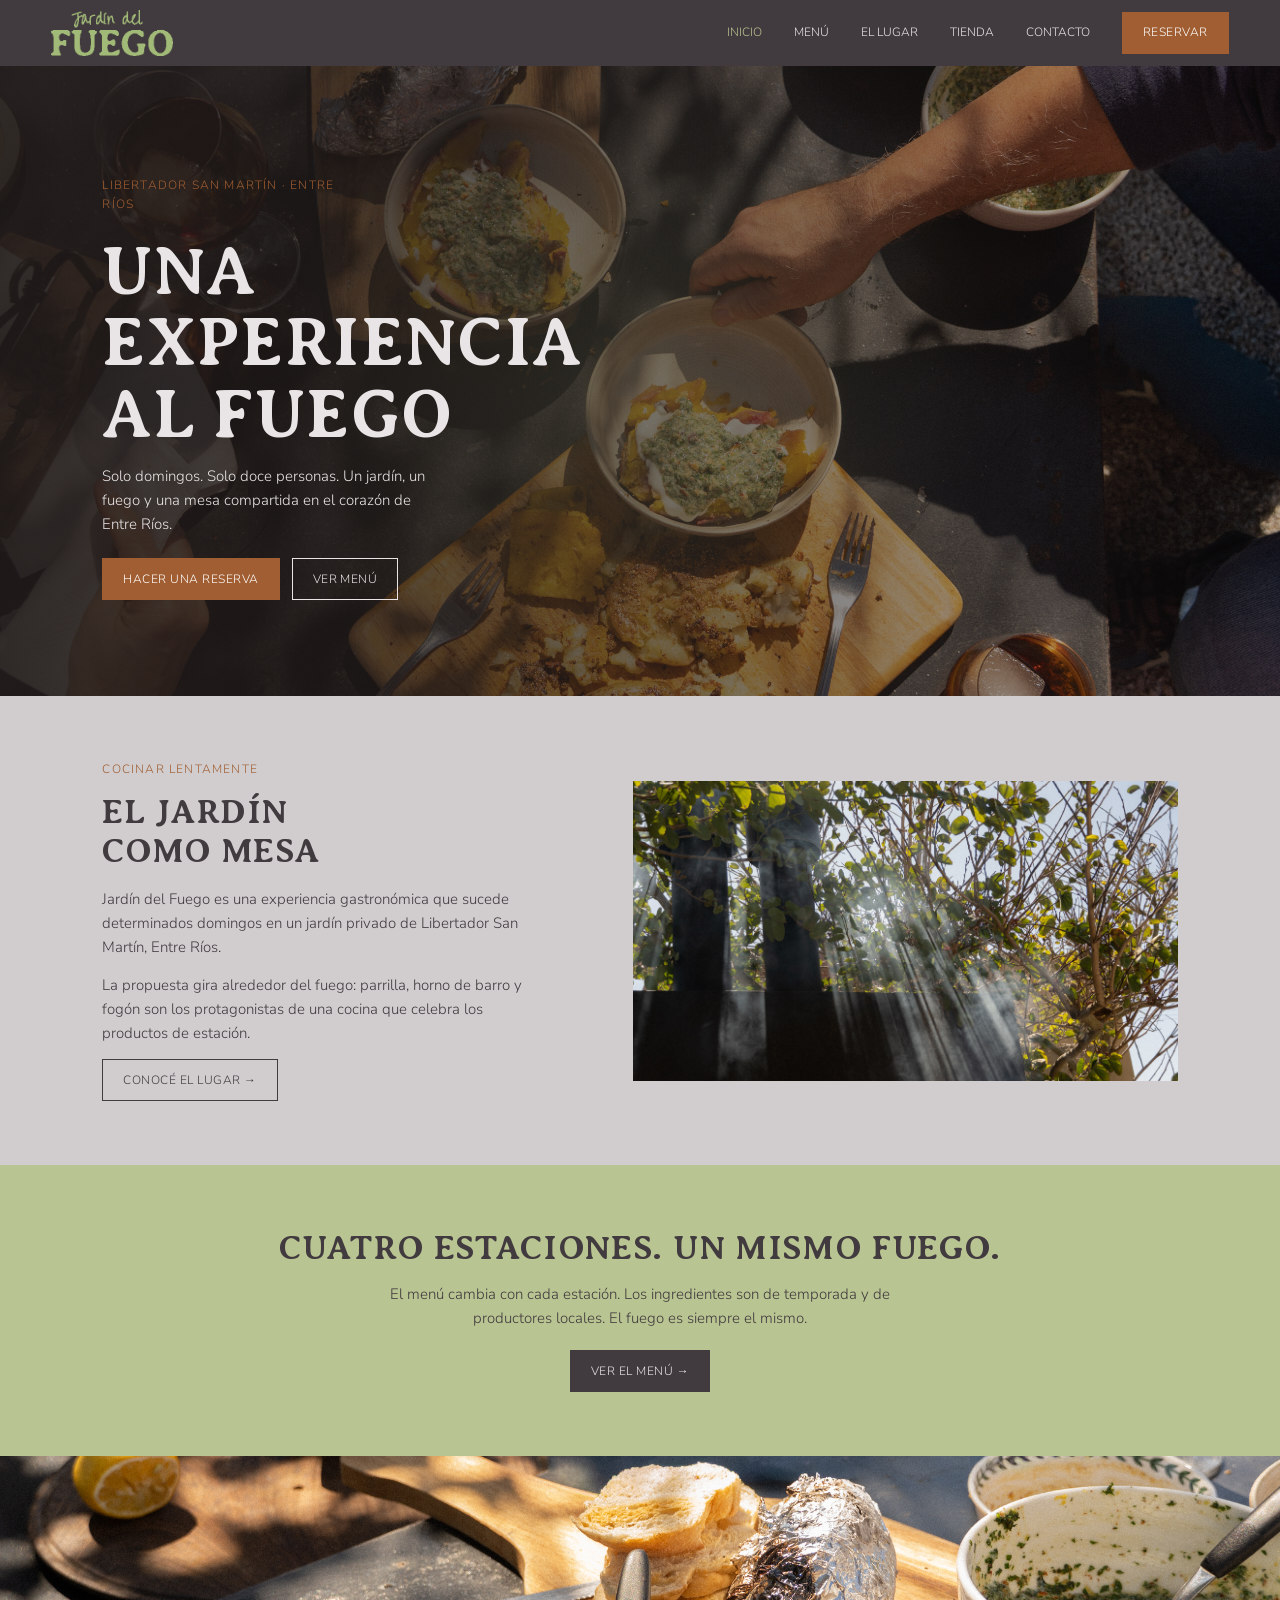
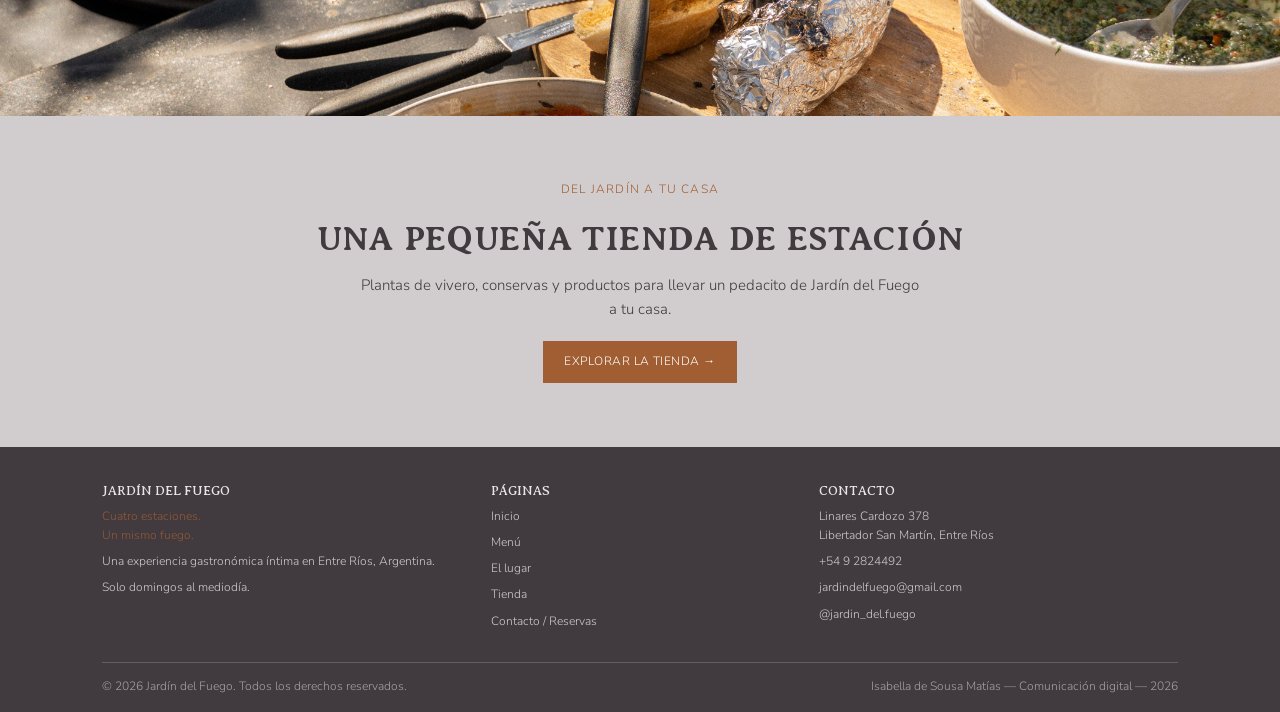
<file: index.html>
<!DOCTYPE html>
<html lang="es">
<head>
<meta charset="utf-8"><meta name="viewport" content="width=device-width, initial-scale=1, viewport-fit=cover">
<meta name="description" content="Jardín del Fuego: cocina de estación, fuego y jardín en Entre Ríos.">
<title>Jardín del Fuego</title>
<link href="https://fonts.googleapis.com/css2?family=Averia+Serif+Libre:wght@400;700&family=Nunito+Sans:wght@300;400;600&display=swap" rel="stylesheet">
<link rel="stylesheet" href="css/styles.css">
</head>
<body>
<header><a href="index.html" class="logo"><img src="logo/Recurso 1.png" alt="Jardín del Fuego"></a>
<button id="burger" aria-label="Abrir menú" aria-expanded="false"><span></span><span></span><span></span></button>
<nav id="nav"><a href="index.html" class="on">Inicio</a><a href="menu.html">Menú</a><a href="lugar.html">El lugar</a><a href="tienda.html">Tienda</a><a href="contacto.html">Contacto</a><a href="contacto.html" class="btn fire">Reservar</a></nav></header>
<main>
<section id="inicio">
<div class="hero" style="background-image:linear-gradient(90deg,rgba(30,25,24,.75),rgba(30,25,24,.12)),url('img/compartir.jpg');background-size:cover;background-position:center">
<video class="smoke-video" autoplay muted loop playsinline aria-hidden="true"><source src="video/humovid.mp4" type="video/mp4"></video>
<div><p class="eyebrow">Libertador San Martín · Entre Ríos</p><h1>Una experiencia al fuego</h1><p>Solo domingos. Solo doce personas. Un jardín, un fuego y una mesa compartida en el corazón de Entre Ríos.</p><div class="btns"><a class="btn fire" href="contacto.html">Hacer una reserva</a><a class="btn" href="menu.html">Ver menú</a></div></div></div>
<div class="light sec"><div class="split"><div><p class="eyebrow">Cocinar lentamente</p><h2>El jardín<br>como mesa</h2><p>Jardín del Fuego es una experiencia gastronómica que sucede determinados domingos en un jardín privado de Libertador San Martín, Entre Ríos.</p><p>La propuesta gira alrededor del fuego: parrilla, horno de barro y fogón son los protagonistas de una cocina que celebra los productos de estación.</p><a class="btn line-d" href="lugar.html">Conocé el lugar →</a></div><div class="ph" role="img" aria-label="luz entre los árboles del jardín" style="background-image:url('img/chimenea.jpg');background-size:cover;background-position:center"></div></div></div>
<div class="green sec center"><h2>Cuatro estaciones. Un mismo fuego.</h2><p>El menú cambia con cada estación. Los ingredientes son de temporada y de productores locales. El fuego es siempre el mismo.</p><a class="btn dark" href="menu.html">Ver el menú →</a></div>
<div class="band" role="img" aria-label="mesa compartida" style="background-image:url('img/sobremesa.jpg');background-size:cover;background-position:center"></div>
<div class="light sec center"><p class="eyebrow">Del jardín a tu casa</p><h2>Una pequeña tienda de estación</h2><p>Plantas de vivero, conservas y productos para llevar un pedacito de Jardín del Fuego a tu casa.</p><a class="btn fire" href="tienda.html">Explorar la tienda →</a></div>
</section></main>
<footer><div class="fgrid"><div><h4>Jardín del Fuego</h4><p class="fire">Cuatro estaciones.<br>Un mismo fuego.</p><p>Una experiencia gastronómica íntima en Entre Ríos, Argentina.</p><p>Solo domingos al mediodía.</p></div><div><h4>Páginas</h4><a href="index.html">Inicio</a><a href="menu.html">Menú</a><a href="lugar.html">El lugar</a><a href="tienda.html">Tienda</a><a href="contacto.html">Contacto / Reservas</a></div><div><h4>Contacto</h4><p>Linares Cardozo 378<br>Libertador San Martín, Entre Ríos</p><p>+54 9 2824492</p><p>jardindelfuego@gmail.com</p><p>@jardin_del.fuego</p></div></div><div class="copy"><span>© 2026 Jardín del Fuego. Todos los derechos reservados.</span><span>Isabella de Sousa Matías — Comunicación digital — 2026</span></div></footer>
<script src="js/main.js"></script></body></html>
</file>
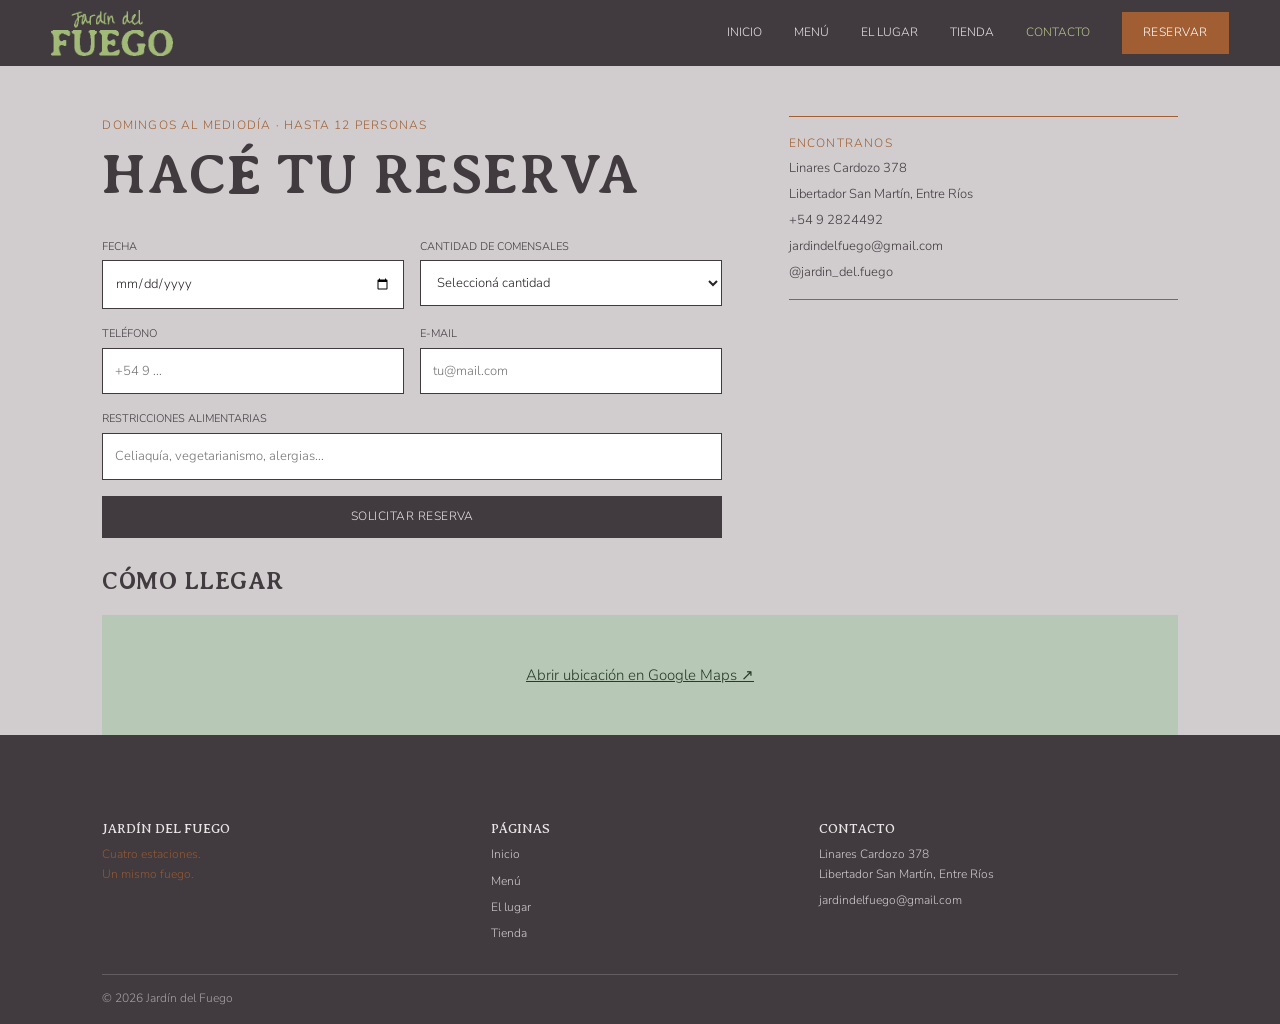
<file: contacto.html>
<!DOCTYPE html><html lang="es"><head><meta charset="utf-8"><meta name="viewport" content="width=device-width, initial-scale=1, viewport-fit=cover"><title>Reservas | Jardín del Fuego</title><link href="https://fonts.googleapis.com/css2?family=Averia+Serif+Libre:wght@400;700&family=Nunito+Sans:wght@300;400;600&display=swap" rel="stylesheet"><link rel="stylesheet" href="css/styles.css"></head><body>
<header><a href="index.html" class="logo"><img src="logo/Recurso 1.png" alt="Jardín del Fuego"></a><button id="burger" aria-label="Abrir menú" aria-expanded="false"><span></span><span></span><span></span></button><nav id="nav"><a href="index.html">Inicio</a><a href="menu.html">Menú</a><a href="lugar.html">El lugar</a><a href="tienda.html">Tienda</a><a href="contacto.html" class="on">Contacto</a><a href="contacto.html" class="btn fire">Reservar</a></nav></header>
<main><section id="contacto" class="light"><div class="res"><div><p class="eyebrow">Domingos al mediodía · Hasta 12 personas</p><h1>Hacé tu reserva</h1><form id="rf"><label>Fecha<input name="fecha" id="booking-date" type="date" required></label><label>Cantidad de comensales<select name="personas" required><option value="">Seleccioná cantidad</option><option>1</option><option>2</option><option>3</option><option>4</option><option>5</option><option>6</option><option>7</option><option>8</option><option>9</option><option>10</option><option>11</option><option>12</option></select></label><label>Teléfono<input name="telefono" type="tel" placeholder="+54 9 ..." required></label><label>E-mail<input name="email" type="email" placeholder="tu@mail.com" required></label><label class="full">Restricciones alimentarias<input name="restricciones" placeholder="Celiaquía, vegetarianismo, alergias..."></label><p id="booking-error" class="form-message full" hidden>Las reservas son únicamente para los domingos. Elegí una fecha válida.</p><button class="btn dark full" type="submit">Solicitar reserva</button><p class="ok full" id="ok" hidden>Se abrirá tu correo para enviar la solicitud. La reserva queda pendiente de confirmación.</p></form></div><div class="find"><p class="eyebrow">Encontranos</p><p>Linares Cardozo 378<br>Libertador San Martín, Entre Ríos</p><p>+54 9 2824492</p><p>jardindelfuego@gmail.com</p><p>@jardin_del.fuego</p></div></div><h2 class="map-title">Cómo llegar</h2><a class="map" href="https://www.google.com/maps/search/?api=1&query=Linares+Cardozo+378+Libertador+San+Mart%C3%ADn+Entre+R%C3%ADos" target="_blank" rel="noopener">Abrir ubicación en Google Maps ↗</a></section></main>
<footer><div class="fgrid"><div><h4>Jardín del Fuego</h4><p class="fire">Cuatro estaciones.<br>Un mismo fuego.</p></div><div><h4>Páginas</h4><a href="index.html">Inicio</a><a href="menu.html">Menú</a><a href="lugar.html">El lugar</a><a href="tienda.html">Tienda</a></div><div><h4>Contacto</h4><p>Linares Cardozo 378<br>Libertador San Martín, Entre Ríos</p><p>jardindelfuego@gmail.com</p></div></div><div class="copy">© 2026 Jardín del Fuego</div></footer><script src="js/main.js"></script></body></html>
</file>
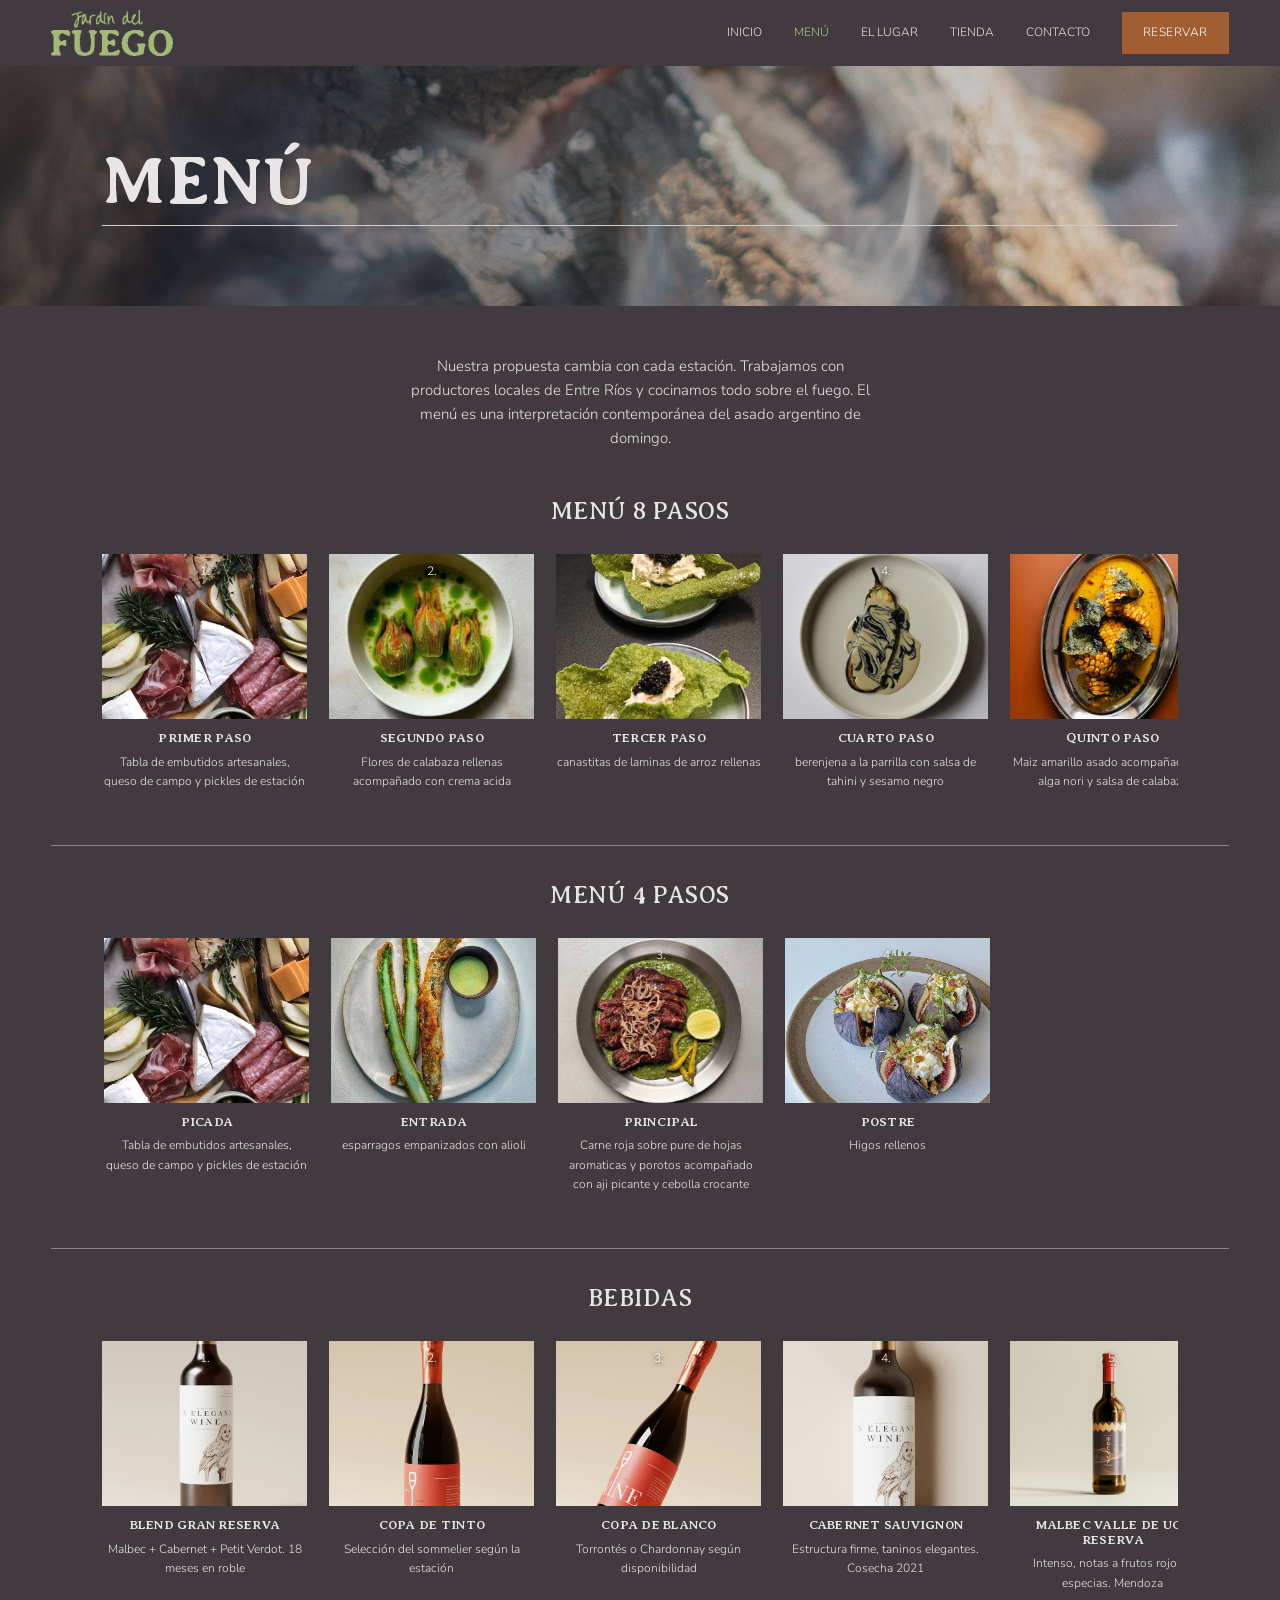
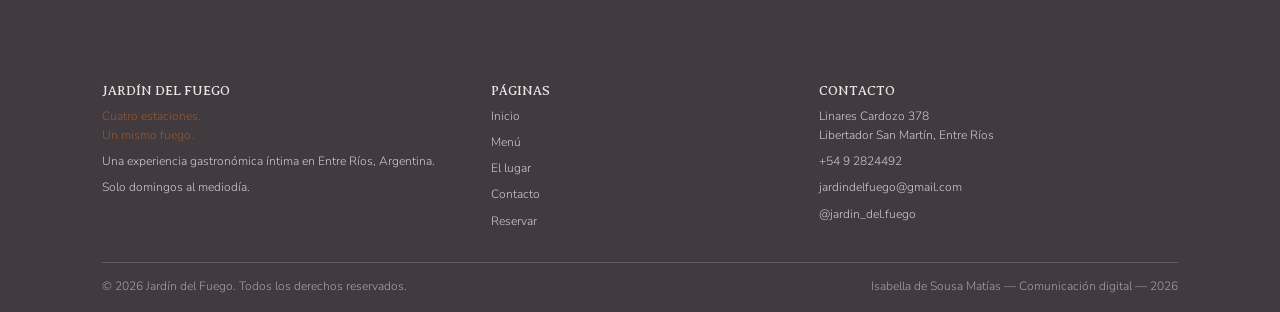
<file: menu.html>
<!DOCTYPE html>
<html lang="es">
<head>
<meta charset="utf-8">
<meta name="viewport" content="width=device-width, initial-scale=1, viewport-fit=cover">
<title>Menú | Jardín del Fuego</title>
<link href="https://fonts.googleapis.com/css2?family=Averia+Serif+Libre:wght@400;700&family=Nunito+Sans:wght@300;400&display=swap" rel="stylesheet">
<link rel="stylesheet" href="css/styles.css">
</head>
<body>
<header>
  <a href="index.html" class="logo"><img src="logo/Recurso 1.png" alt="Jardín del Fuego"></a>
  <button id="burger" aria-label="Menú"><span></span><span></span><span></span></button>
  <nav id="nav">
    <a href="index.html">Inicio</a><a href="menu.html" class="on">Menú</a><a href="lugar.html">El lugar</a><a href="tienda.html">Tienda</a><a href="contacto.html">Contacto</a>
    <a href="contacto.html" class="btn fire">Reservar</a>
  </nav>
</header>

<main>
<section id="menu">
  <div class="hero sm" style="background-image:url('img/HUMOheader.jpg');background-size:cover;background-position:center;"><h1>Menú</h1></div>
  <p class="menu-intro">Nuestra propuesta cambia con cada estación. Trabajamos con productores locales de Entre Ríos y cocinamos todo sobre el fuego. El menú es una interpretación contemporánea del asado argentino de domingo.</p>
  <div class="mblock"><h2>Menú 8 pasos</h2><div class="row">
    <div class="dish"><i class="d1" style="background-image:url('img/picada.jpg');background-size:cover;background-position:center;">1.</i><h3>PRIMER PASO</h3>Tabla de embutidos artesanales, queso de campo y pickles de estación</div>
    <div class="dish"><i class="d2" style="background-image:url('img/entrada.jpg');background-size:cover;background-position:center;">2.</i><h3>SEGUNDO PASO</h3>Flores de calabaza rellenas acompañado con crema acida</div>
    <div class="dish"><i class="d3" style="background-image:url('img/ensalada.jpg');background-size:cover;background-position:center;">3.</i><h3>TERCER PASO</h3>canastitas de laminas de arroz rellenas</div>
    <div class="dish"><i class="d4" style="background-image:url('img/principal.jpg');background-size:cover;background-position:center;">4.</i><h3>CUARTO PASO</h3>berenjena a la parrilla con salsa de tahini y sesamo negro</div>
	<div class="dish"><i class="d5" style="background-image:url('img/choclo.jpg');background-size:cover;background-position:center;">5.</i><h3>QUINTO PASO</h3>Maiz amarillo asado acompañado con alga nori y salsa de calabaza</div>
	<div class="dish"><i class="d4" style="background-image:url('img/entrada3.jpg');background-size:cover;background-position:center;">6.</i><h3>SEXTO PASO</h3>pinchos de aceitunas, ajies y embutido artesanal ahumado</div>
	<div class="dish"><i class="d4" style="background-image:url('img/milanesa.jpg');background-size:cover;background-position:center;">7.</i><h3>SÉPTIMO PASO</h3>Milanesa frita al disco con salsa de arvejas ácida</div>
	<div class="dish"><i class="d4" style="background-image:url('img/postre.jpg');background-size:cover;background-position:center;">4.</i><h3>OCTAVO PASO</h3>higos rellenos con ricota, miel y espacias</div>
  </div></div>
  <div class="mblock"><h2>Menú 4 pasos</h2><div class="row">
    <div class="dish"><i class="d1" style="background-image:url('img/picada.jpg');background-size:cover;background-position:center;">1.</i><h3>Picada</h3>Tabla de embutidos artesanales, queso de campo y pickles de estación</div>
    <div class="dish"><i class="d2" style="background-image:url('img/entrada2.jpg');background-size:cover;background-position:center;">2.</i><h3>Entrada</h3>esparragos empanizados con alioli</div>
    <div class="dish"><i class="d3" style="background-image:url('img/principal2.jpg');background-size:cover;background-position:center;">3.</i><h3>PRINCIPAL</h3>Carne roja sobre pure de hojas aromaticas y porotos acompañado con aji picante y cebolla crocante</div>
    <div class="dish"><i class="d6" style="background-image:url('img/postre.jpg');background-size:cover;background-position:center;">4.</i><h3>Postre</h3>Higos rellenos</div>
  </div></div>
  <div class="mblock"><h2>Bebidas</h2><div class="row wine">
    <div class="dish"><i style="background-image:url('img/vino.jpg');background-size:cover;background-position:center;">1.</i><h3>Blend Gran Reserva</h3>Malbec + Cabernet + Petit Verdot. 18 meses en roble</div>
    <div class="dish"><i style="background-image:url('img/vino2.jpg');background-size:cover;background-position:center;">2.</i><h3>Copa de tinto</h3>Selección del sommelier según la estación</div>
    <div class="dish"><i style="background-image:url('img/vino3.jpg');background-size:cover;background-position:center;">3.</i><h3>Copa de blanco</h3>Torrontés o Chardonnay según disponibilidad</div>
    <div class="dish"><i style="background-image:url('img/vino4.jpg');background-size:cover;background-position:center;">4.</i><h3>Cabernet Sauvignon</h3>Estructura firme, taninos elegantes. Cosecha 2021</div>
    <div class="dish"><i style="background-image:url('img/vino5.jpg');background-size:cover;background-position:center;">5.</i><h3>Malbec Valle de Uco Reserva</h3>Intenso, notas a frutos rojos y especias. Mendoza</div>
  </div></div>
</section>
</main>

<footer>
  <div class="fgrid">
    <div><h4>Jardín del Fuego</h4><p class="fire">Cuatro estaciones.<br>Un mismo fuego.</p><p>Una experiencia gastronómica íntima en Entre Ríos, Argentina.</p><p>Solo domingos al mediodía.</p></div>
    <div><h4>Páginas</h4><a href="index.html">Inicio</a><a href="menu.html">Menú</a><a href="lugar.html">El lugar</a><a href="contacto.html">Contacto</a><a href="contacto.html">Reservar</a></div>
    <div><h4>Contacto</h4><p>Linares Cardozo 378<br>Libertador San Martín, Entre Ríos</p><p>+54 9 2824492</p><p>jardindelfuego@gmail.com</p><p>@jardin_del.fuego</p></div>
  </div>
  <div class="copy"><span>© 2026 Jardín del Fuego. Todos los derechos reservados.</span><span>Isabella de Sousa Matías — Comunicación digital — 2026</span></div>
</footer>

<script src="js/main.js"></script>
</body>
</html>
</file>
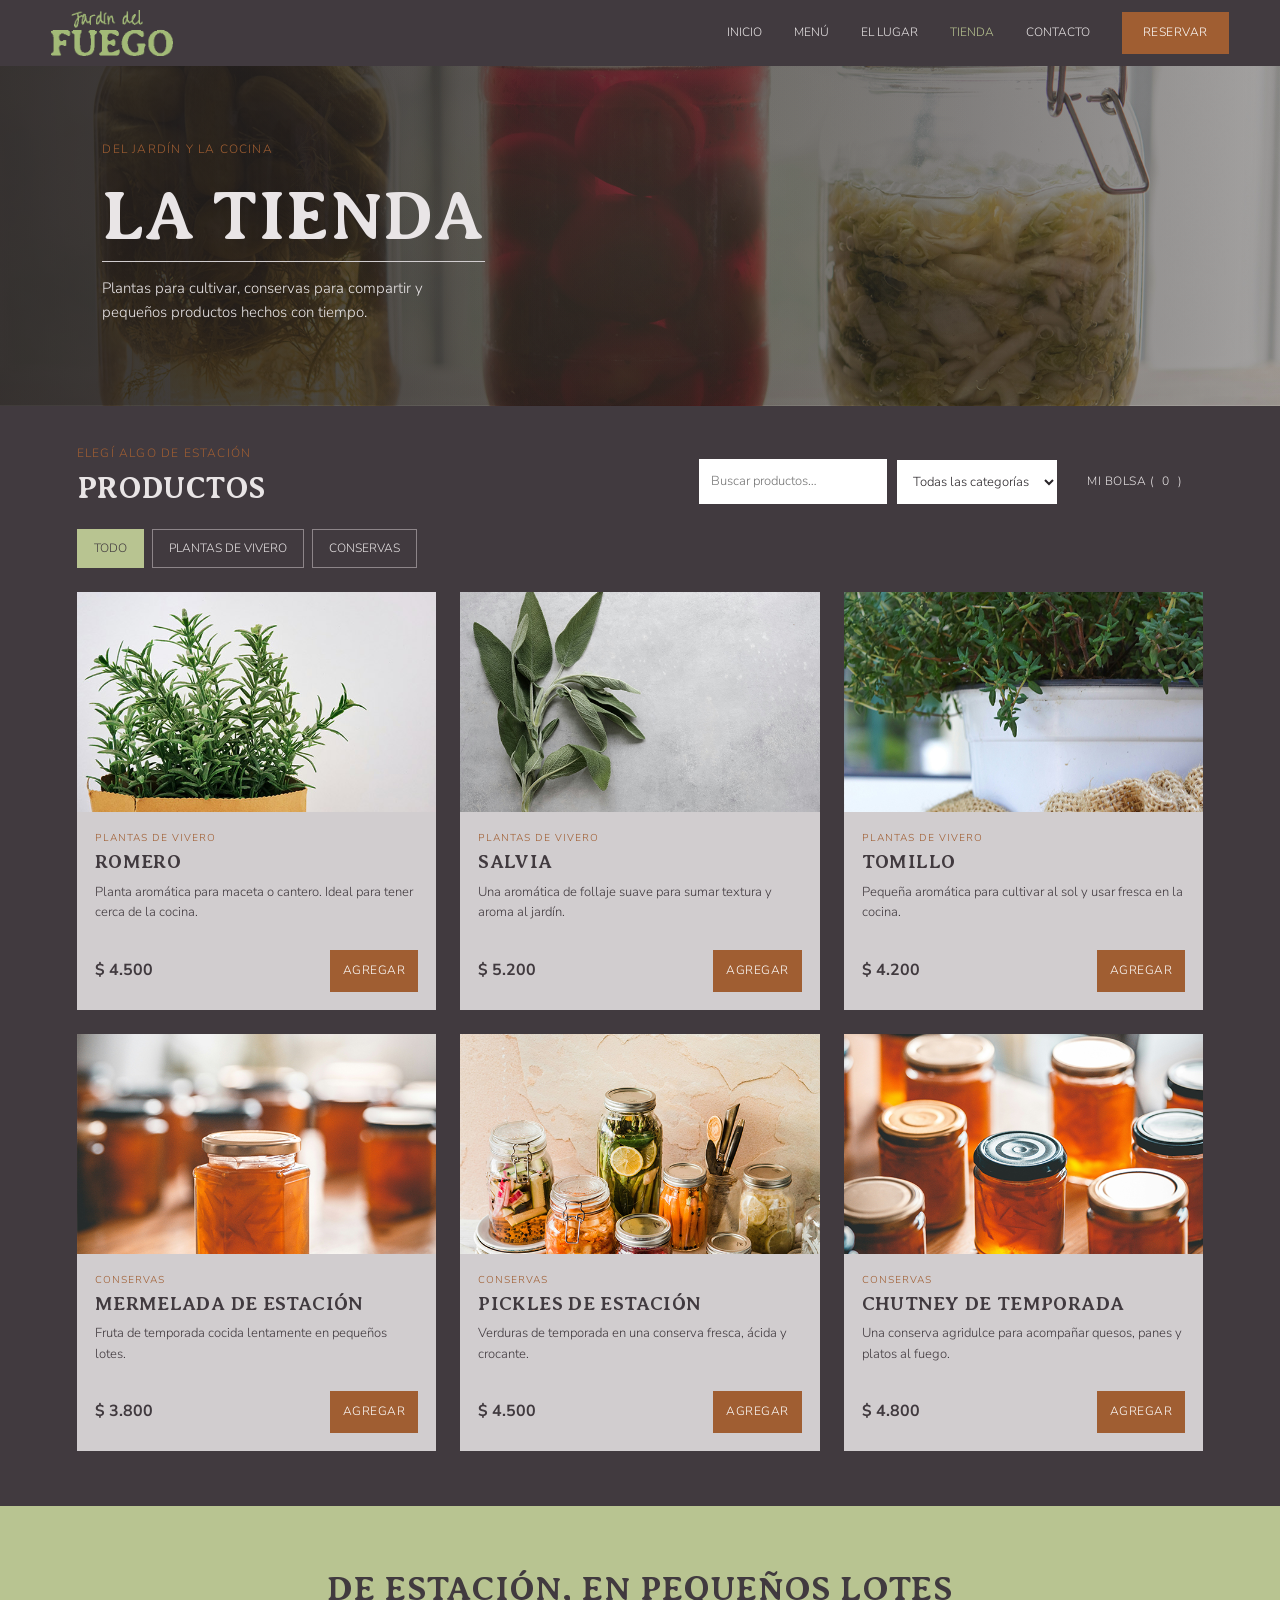
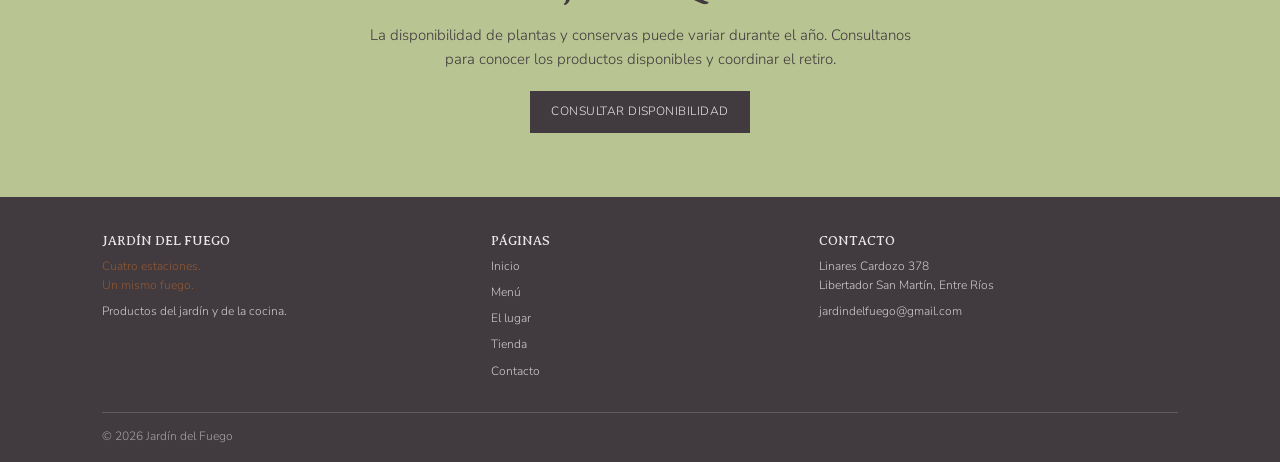
<file: tienda.html>
<!DOCTYPE html><html lang="es"><head><meta charset="utf-8"><meta name="viewport" content="width=device-width, initial-scale=1, viewport-fit=cover"><meta name="description" content="Tienda de plantas de vivero y conservas artesanales de Jardín del Fuego."><title>Tienda | Jardín del Fuego</title><link href="https://fonts.googleapis.com/css2?family=Averia+Serif+Libre:wght@400;700&family=Nunito+Sans:wght@300;400;600&display=swap" rel="stylesheet"><link rel="stylesheet" href="css/styles.css"></head><body>
<header><a href="index.html" class="logo"><img src="logo/Recurso 1.png" alt="Jardín del Fuego"></a><button id="burger" aria-label="Abrir menú" aria-expanded="false"><span></span><span></span><span></span></button><nav id="nav"><a href="index.html">Inicio</a><a href="menu.html">Menú</a><a href="lugar.html">El lugar</a><a href="tienda.html" class="on">Tienda</a><a href="contacto.html">Contacto</a><a href="contacto.html" class="btn fire">Reservar</a></nav></header>
<main><section><div class="hero sm shop-hero" style="background-image:linear-gradient(90deg,#282421bb,#28242155),url('img/la tienda.jpg');background-size:cover;background-position:center"><div><p class="eyebrow">Del jardín y la cocina</p><h1>La tienda</h1><p>Plantas para cultivar, conservas para compartir y pequeños productos hechos con tiempo.</p></div></div>
<div class="shop-toolbar"><div><p class="eyebrow">Elegí algo de estación</p><h2>Productos</h2></div><div class="shop-controls"><input id="product-search" type="search" placeholder="Buscar productos…" aria-label="Buscar productos"><select id="category-filter" aria-label="Filtrar por categoría"><option value="todos">Todas las categorías</option><option value="plantas">Plantas de vivero</option><option value="conservas">Conservas</option></select><button class="btn dark" id="cart-toggle" aria-expanded="false">Mi bolsa (<span id="cart-count">0</span>)</button></div></div>
<div class="category-tabs" role="group" aria-label="Filtrar productos"><button class="filter-tab active" data-filter="todos">Todo</button><button class="filter-tab" data-filter="plantas">Plantas de vivero</button><button class="filter-tab" data-filter="conservas">Conservas</button></div>
<div id="product-grid" class="product-grid">
<article class="product-card" data-category="plantas" data-name="romero planta aromatica" data-price="4500"><div class="product-photo" style="background-image:url('img/romero.jpg')"></div><div class="product-info"><p class="product-type">Plantas de vivero</p><h3>Romero</h3><p>Planta aromática para maceta o cantero. Ideal para tener cerca de la cocina.</p><div class="product-buy"><strong data-price-label="$ 4.500">$ 4.500</strong><button class="btn fire add-to-cart">Agregar</button></div></div></article>
<article class="product-card" data-category="plantas" data-name="salvia planta aromatica" data-price="5200"><div class="product-photo" style="background-image:url('img/salvia.jpg')"></div><div class="product-info"><p class="product-type">Plantas de vivero</p><h3>Salvia</h3><p>Una aromática de follaje suave para sumar textura y aroma al jardín.</p><div class="product-buy"><strong>$ 5.200</strong><button class="btn fire add-to-cart">Agregar</button></div></div></article>
<article class="product-card" data-category="plantas" data-name="tomillo planta aromatica" data-price="4200"><div class="product-photo" style="background-image:url('img/tomillo.jpg')"></div><div class="product-info"><p class="product-type">Plantas de vivero</p><h3>Tomillo</h3><p>Pequeña aromática para cultivar al sol y usar fresca en la cocina.</p><div class="product-buy"><strong>$ 4.200</strong><button class="btn fire add-to-cart">Agregar</button></div></div></article>
<article class="product-card" data-category="conservas" data-name="mermelada conserva artesanal" data-price="3800"><div class="product-photo" style="background-image:url('img/mermelada.jpg')"></div><div class="product-info"><p class="product-type">Conservas</p><h3>Mermelada de estación</h3><p>Fruta de temporada cocida lentamente en pequeños lotes.</p><div class="product-buy"><strong>$ 3.800</strong><button class="btn fire add-to-cart">Agregar</button></div></div></article>
<article class="product-card" data-category="conservas" data-name="pickles verduras conserva artesanal" data-price="4500"><div class="product-photo" style="background-image:url('img/pickles.jpg')"></div><div class="product-info"><p class="product-type">Conservas</p><h3>Pickles de estación</h3><p>Verduras de temporada en una conserva fresca, ácida y crocante.</p><div class="product-buy"><strong>$ 4.500</strong><button class="btn fire add-to-cart">Agregar</button></div></div></article>
<article class="product-card" data-category="conservas" data-name="chutney conserva artesanal" data-price="4800"><div class="product-photo" style="background-image:url('img/chutney.jpg')"></div><div class="product-info"><p class="product-type">Conservas</p><h3>Chutney de temporada</h3><p>Una conserva agridulce para acompañar quesos, panes y platos al fuego.</p><div class="product-buy"><strong>$ 4.800</strong><button class="btn fire add-to-cart">Agregar</button></div></div></article>
</div><p id="no-results" class="no-results" hidden>No encontramos productos con esa búsqueda.</p>
<aside id="cart-panel" class="cart-panel" aria-label="Tu bolsa de compras" hidden><div class="cart-heading"><h2>Tu bolsa</h2><button id="cart-close" class="icon-button" aria-label="Cerrar bolsa">×</button></div><div id="cart-items"></div><div class="cart-total"><span>Total estimado</span><strong id="cart-total">$ 0</strong></div><p class="cart-note">La tienda es una maqueta funcional para el proyecto: el pedido se prepara por WhatsApp y no procesa pagos online.</p><button id="checkout" class="btn fire checkout">Preparar pedido por WhatsApp</button></aside>
<div class="green sec center shop-note"><h2>De estación, en pequeños lotes</h2><p>La disponibilidad de plantas y conservas puede variar durante el año. Consultanos para conocer los productos disponibles y coordinar el retiro.</p><a class="btn dark" href="contacto.html">Consultar disponibilidad</a></div>
</section></main><footer><div class="fgrid"><div><h4>Jardín del Fuego</h4><p class="fire">Cuatro estaciones.<br>Un mismo fuego.</p><p>Productos del jardín y de la cocina.</p></div><div><h4>Páginas</h4><a href="index.html">Inicio</a><a href="menu.html">Menú</a><a href="lugar.html">El lugar</a><a href="tienda.html">Tienda</a><a href="contacto.html">Contacto</a></div><div><h4>Contacto</h4><p>Linares Cardozo 378<br>Libertador San Martín, Entre Ríos</p><p>jardindelfuego@gmail.com</p></div></div><div class="copy">© 2026 Jardín del Fuego</div></footer><script src="js/main.js"></script></body></html>
</file>
<file: css/styles.css>
@import url('https://fonts.googleapis.com/css2?family=Averia+Serif+Libre:wght@400;700&family=Nunito+Sans:wght@300;400;600&display=swap');
:root{--dark:#413a3f;--light:#d1cdcf;--green:#b8c491;--fire:#a05e32;--text:#e9e5e6;--line:#898187}
*,*::before,*::after{box-sizing:border-box}
html{scroll-padding-top:80px;scroll-behavior:smooth}
body{margin:0;background:var(--dark);color:var(--text);font:300 15px/1.6 'Nunito Sans',Arial,sans-serif}
h1,h2,h3{font-family:'Averia Serif Libre',Georgia,serif;font-weight:700;margin:0;text-transform:uppercase;letter-spacing:.02em;line-height:1.15}
h2{font-size:clamp(25px,3vw,34px)}p{margin-top:0}a{color:inherit;text-decoration:none}button,input,select{font:inherit}button,a,input,select{touch-action:manipulation}
header{position:sticky;top:0;z-index:20;background:var(--dark);display:flex;align-items:center;justify-content:space-between;padding:10px 4vw;gap:20px}
.logo img{display:block;height:46px;width:auto;max-width:180px;object-fit:contain}
nav{display:flex;align-items:center;gap:clamp(14px,2.5vw,38px);font-size:12px;text-transform:uppercase}nav a:hover,nav a.on{color:var(--green)}
.btn{display:inline-flex;align-items:center;justify-content:center;gap:8px;padding:10px 20px;font-size:12px;text-transform:uppercase;letter-spacing:.04em;border:1px solid var(--text);cursor:pointer;background:transparent;color:inherit;transition:transform .2s,background .2s;min-height:42px}.btn:hover{transform:translateY(-2px)}.btn.fire{background:var(--fire);border-color:var(--fire);color:#fff}.btn.dark{background:var(--dark);border-color:var(--dark);color:var(--text)}.btn.line-d{color:var(--dark);border-color:var(--dark)}
#burger{display:none;background:none;border:0;width:40px;height:30px;cursor:pointer;flex-direction:column;justify-content:space-between;padding:4px 0}#burger span{height:1px;background:var(--green);width:100%}
.hero{position:relative;min-height:70vh;display:flex;align-items:center;padding:60px 8vw;background-color:#2c2523;background-position:center;background-size:cover;isolation:isolate}.hero::before{content:"";position:absolute;inset:0;background:linear-gradient(90deg,rgba(32,27,26,.65),rgba(32,27,26,.12));z-index:-1}.hero h1{font-size:clamp(36px,6vw,68px);line-height:1.05;color:var(--light);max-width:11ch}.hero p{max-width:38ch;margin:14px 0 22px}.hero .btns{display:flex;gap:12px;flex-wrap:wrap}.hero.sm{min-height:240px}.hero.sm h1{max-width:none;border-bottom:1px solid var(--light);padding-bottom:8px;width:100%}.hero.garden{min-height:380px}
.eyebrow{color:var(--fire);font-size:12px;text-transform:uppercase;letter-spacing:.1em;margin:0 0 8px}.light{background:var(--light);color:var(--dark)}.green{background:var(--green);color:var(--dark)}.sec{padding:64px 8vw}.split{display:grid;grid-template-columns:1fr 1.2fr;gap:6vw;align-items:center}.split h2{margin-bottom:16px}.split p{margin-bottom:14px;max-width:50ch}.ph{min-height:300px;background-position:center;background-size:cover;background-color:#67734d}.center{text-align:center}.center h2{margin-bottom:14px}.center p{max-width:62ch;margin:0 auto 20px}.band{height:260px;background-position:center;background-size:cover;background-color:#6b4a35}.thumbs{display:grid;grid-template-columns:repeat(3,1fr);gap:8px}.thumbs div{min-height:240px;background-position:center;background-size:cover;background-color:#65764d}.dk{background:var(--dark)}.dk .split{grid-template-columns:1.2fr 1fr}
.seasons{display:grid;grid-template-columns:repeat(2,1fr);gap:5px;max-width:650px;margin:22px auto 0}.seasons div{aspect-ratio:1/.8;padding:16px;display:flex;flex-direction:column;justify-content:flex-end;background-size:cover;background-position:center;color:#fff;font-size:13px;text-align:left;text-shadow:0 1px 8px #000}.seasons h3{font-size:16px;margin-bottom:5px}
.menu-intro{max-width:70ch;margin:0 auto;text-align:center;padding:48px 6vw 12px}.mblock{padding:36px 4vw;border-bottom:1px solid #8a8387;margin:0 4vw}.mblock:last-of-type{border:0}.mblock h2{text-align:center;font-size:24px;margin-bottom:24px;font-weight:500}.row{display:flex;gap:22px;overflow-x:auto;padding:4px 2px 18px;scroll-snap-type:x mandatory;scrollbar-color:var(--green) transparent}.dish{flex:0 0 205px;text-align:center;font-size:12px;scroll-snap-align:start}
/* Fotos de los platos: esta regla reemplaza a .dish-img y le da tamaño a los <i> del HTML */
.dish i{display:flex;align-items:flex-start;justify-content:center;height:165px;margin-bottom:12px;background-size:cover;background-position:center;background-color:#75654d;color:#fff;font-style:normal;text-shadow:0 1px 5px #000;padding:8px}
.dish h3{font-size:13px;margin-bottom:7px}.dish p{margin:0}.reveal{opacity:0;transform:translateY(18px);transition:opacity .55s ease,transform .55s ease}.revealed{opacity:1;transform:none}
footer{padding:36px 8vw 16px;font-size:12px}.fgrid{display:grid;grid-template-columns:1.2fr 1fr 1.2fr;gap:30px}footer h4{margin:0 0 8px;font:400 13px 'Averia Serif Libre',Georgia,serif;text-transform:uppercase}footer a,footer p{display:block;margin:0 0 7px;opacity:.85}footer a:hover{color:var(--green)}footer .fire{color:var(--fire)}.copy{border-top:1px solid #7a7378;margin-top:24px;padding-top:14px;display:flex;justify-content:space-between;gap:10px;opacity:.6;flex-wrap:wrap}
.res{display:grid;grid-template-columns:1.6fr 1fr;gap:5vw;padding:50px 8vw 30px}.res h1{font-size:clamp(36px,6vw,56px);color:var(--dark);margin:0 0 30px}form{display:grid;grid-template-columns:1fr 1fr;gap:16px;max-width:620px}label{font-size:11px;text-transform:uppercase;display:flex;flex-direction:column;gap:5px}input,select{min-width:0;padding:12px;border:1px solid var(--dark);background:#fff;color:#282428;font-size:13px}form .full{grid-column:1/-1}.find{font-size:13px;line-height:2;border-top:1px solid var(--fire);border-bottom:1px solid var(--fire);padding:14px 0;align-self:start}.find p{margin:0}.form-message{color:#8b2e21;font-size:13px}.ok{font-size:13px}.map-title{padding:0 8vw 20px;font-size:24px;color:var(--dark)}.map{min-height:120px;margin:0 8vw 50px;background:#b8c8b7;position:relative;display:flex;align-items:center;justify-content:center;color:#283c2a;text-decoration:underline}
.shop-toolbar{padding:38px 6vw 12px;display:flex;align-items:end;justify-content:space-between;gap:20px}.shop-toolbar h2{font-size:30px}.shop-controls{display:flex;gap:8px;align-items:center;flex-wrap:wrap}.shop-controls input{min-width:190px}.category-tabs{display:flex;gap:8px;padding:12px 6vw 24px;flex-wrap:wrap}.filter-tab{padding:9px 16px;border:1px solid #8d8589;background:transparent;color:var(--text);cursor:pointer;font-size:12px;text-transform:uppercase}.filter-tab.active,.filter-tab:hover{background:var(--green);color:var(--dark);border-color:var(--green)}
.product-grid{padding:0 6vw 55px;display:grid;grid-template-columns:repeat(3,minmax(0,1fr));gap:24px}.product-card{background:#d1cdcf;color:var(--dark);min-width:0;display:flex;flex-direction:column;transition:transform .2s,box-shadow .2s}.product-card:hover{transform:translateY(-4px);box-shadow:0 12px 24px #0002}.product-card[hidden]{display:none}.product-photo{height:220px;background-color:#a5ad8b;background-size:cover;background-position:center;display:flex;align-items:center;justify-content:center;color:#fff;text-align:center;text-shadow:0 1px 6px #000;padding:10px}.product-photo span{background:#2c252399;padding:5px 9px;font-size:11px;letter-spacing:.08em}.product-info{padding:18px;display:flex;flex-direction:column;flex:1}.product-type{font-size:10px;text-transform:uppercase;letter-spacing:.1em;color:var(--fire);margin:0 0 5px}.product-info h3{font-size:19px;margin-bottom:9px}.product-info>p:not(.product-type){font-size:13px;line-height:1.55;flex:1}.product-buy{display:flex;align-items:center;justify-content:space-between;gap:10px;margin-top:14px}.product-buy strong{font-size:16px}.product-buy .btn{padding:9px 12px}.shop-note{margin-top:0}.cart-panel{position:fixed;z-index:50;right:18px;top:82px;width:min(410px,calc(100vw - 36px));max-height:calc(100vh - 100px);overflow:auto;background:var(--light);color:var(--dark);padding:22px;box-shadow:0 12px 40px #0005;border:1px solid #a49ba0}.cart-panel[hidden]{display:none}.cart-heading{display:flex;align-items:center;justify-content:space-between;border-bottom:1px solid #aaa;padding-bottom:12px}.cart-heading h2{font-size:24px}.icon-button{font-size:28px;border:0;background:none;cursor:pointer;color:inherit}.cart-item{display:grid;grid-template-columns:1fr auto;gap:8px;padding:13px 0;border-bottom:1px solid #b7afb3;font-size:13px}.cart-item-controls{display:flex;align-items:center;gap:8px}.cart-item-controls button{border:1px solid #aaa;background:transparent;cursor:pointer;width:27px;height:27px}.cart-total{display:flex;justify-content:space-between;padding:18px 0;font-size:15px}.cart-note{font-size:12px;opacity:.8}.checkout{width:100%}.no-results{text-align:center;padding:30px}.shop-hero{min-height:300px}.shop-hero h1{max-width:none}
@media(max-width:850px){nav{gap:14px}.product-grid{grid-template-columns:repeat(2,minmax(0,1fr))}.shop-toolbar{align-items:flex-start;flex-direction:column}.shop-controls{width:100%}.shop-controls input{flex:1}}
@media(max-width:760px){header{padding:10px 5vw}nav{position:absolute;top:100%;left:0;right:0;background:var(--dark);flex-direction:column;gap:18px;padding:20px;display:none}nav.open{display:flex}#burger{display:flex}.split,.dk .split,.res,.fgrid{grid-template-columns:1fr}.split .ph{order:2}.hero{padding:45px 6vw;min-height:62vh}.sec{padding:44px 6vw}.smoke-video{display:none}.thumbs div{min-height:150px}.res{padding:40px 6vw 25px}form{grid-template-columns:1fr}.product-grid{grid-template-columns:1fr 1fr;gap:12px;padding:0 4vw 35px}.product-photo{height:165px}.product-info{padding:13px}.product-info h3{font-size:16px}.product-buy{align-items:flex-start;flex-direction:column}.shop-controls{display:grid;grid-template-columns:1fr 1fr}.shop-controls input{grid-column:1/-1}.shop-controls button{grid-column:1/-1}.category-tabs{padding-left:4vw}.shop-toolbar{padding-left:4vw;padding-right:4vw}.map{margin-left:6vw;margin-right:6vw}.map-title{padding-left:6vw}}
@media(max-width:420px){.product-grid{grid-template-columns:1fr}.product-photo{height:220px}.seasons{grid-template-columns:1fr 1fr}.hero h1{font-size:38px}.copy{flex-direction:column}}
@media(prefers-reduced-motion:reduce){html{scroll-behavior:auto}*,*::before,*::after{animation-duration:.01ms!important;transition-duration:.01ms!important;scroll-behavior:auto!important}}
:focus-visible{outline:2px solid var(--green);outline-offset:3px}

/* Video de humo superpuesto al hero */
.hero {
  position: relative;
  overflow: hidden;
  isolation: isolate;
}

.hero > .smoke-video {
  position: absolute;
  inset: 0;
  width: 100%;
  height: 100%;
  object-fit: cover;
  object-position: center;
  z-index: -1;
  pointer-events: none;
  mix-blend-mode: screen;
  opacity: 0.65;
}


.hero > div {
  position: relative;
  z-index: 1;
}

@media (max-width: 760px) {
  .hero > .smoke-video {
    display: none;
  }
}
/* Títulos que se encienden en naranja al entrar */
h1, h2, h3 {
  animation: fire-in 1.4s ease-out both;
  animation-delay: .15s;
}
@keyframes fire-in {
  0%   { color: var(--fire); text-shadow: 0 0 18px rgba(160,94,50,.55); }
  100% { color: inherit; text-shadow: none; }
}
</file>
